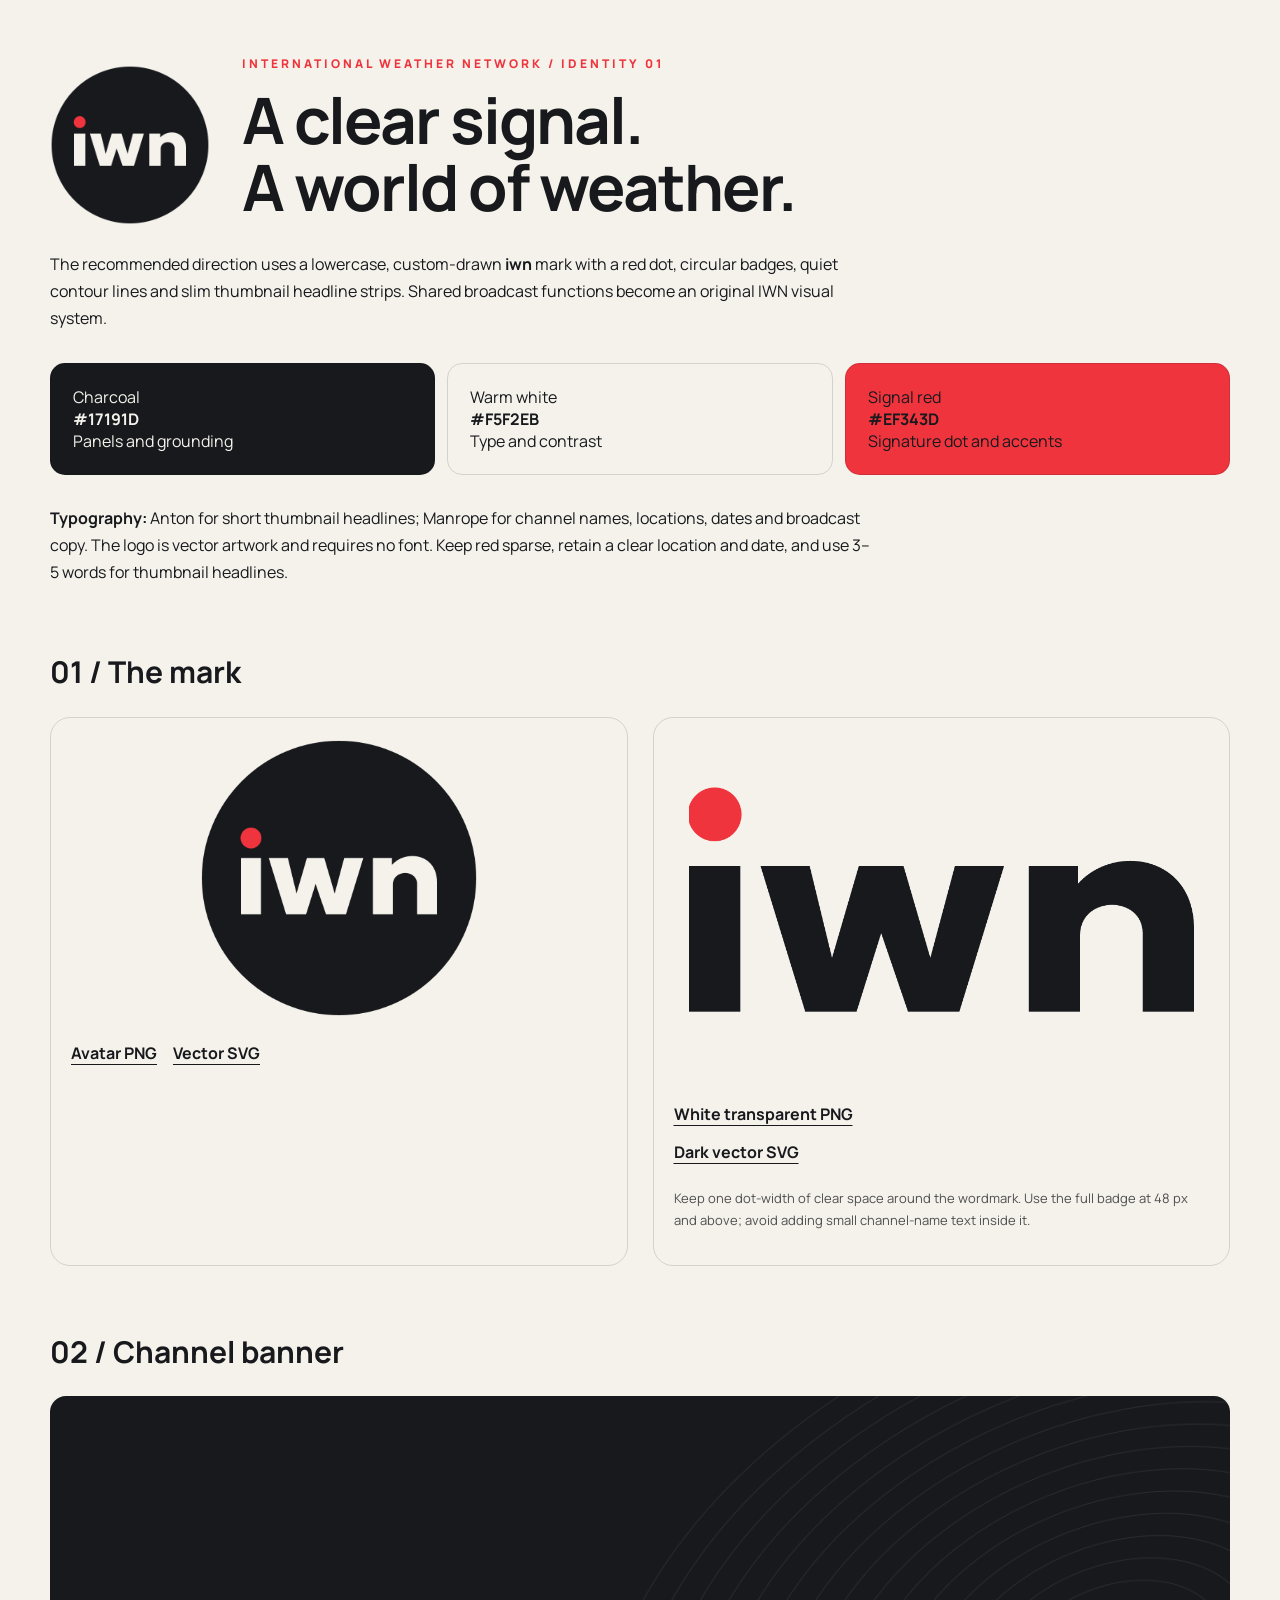
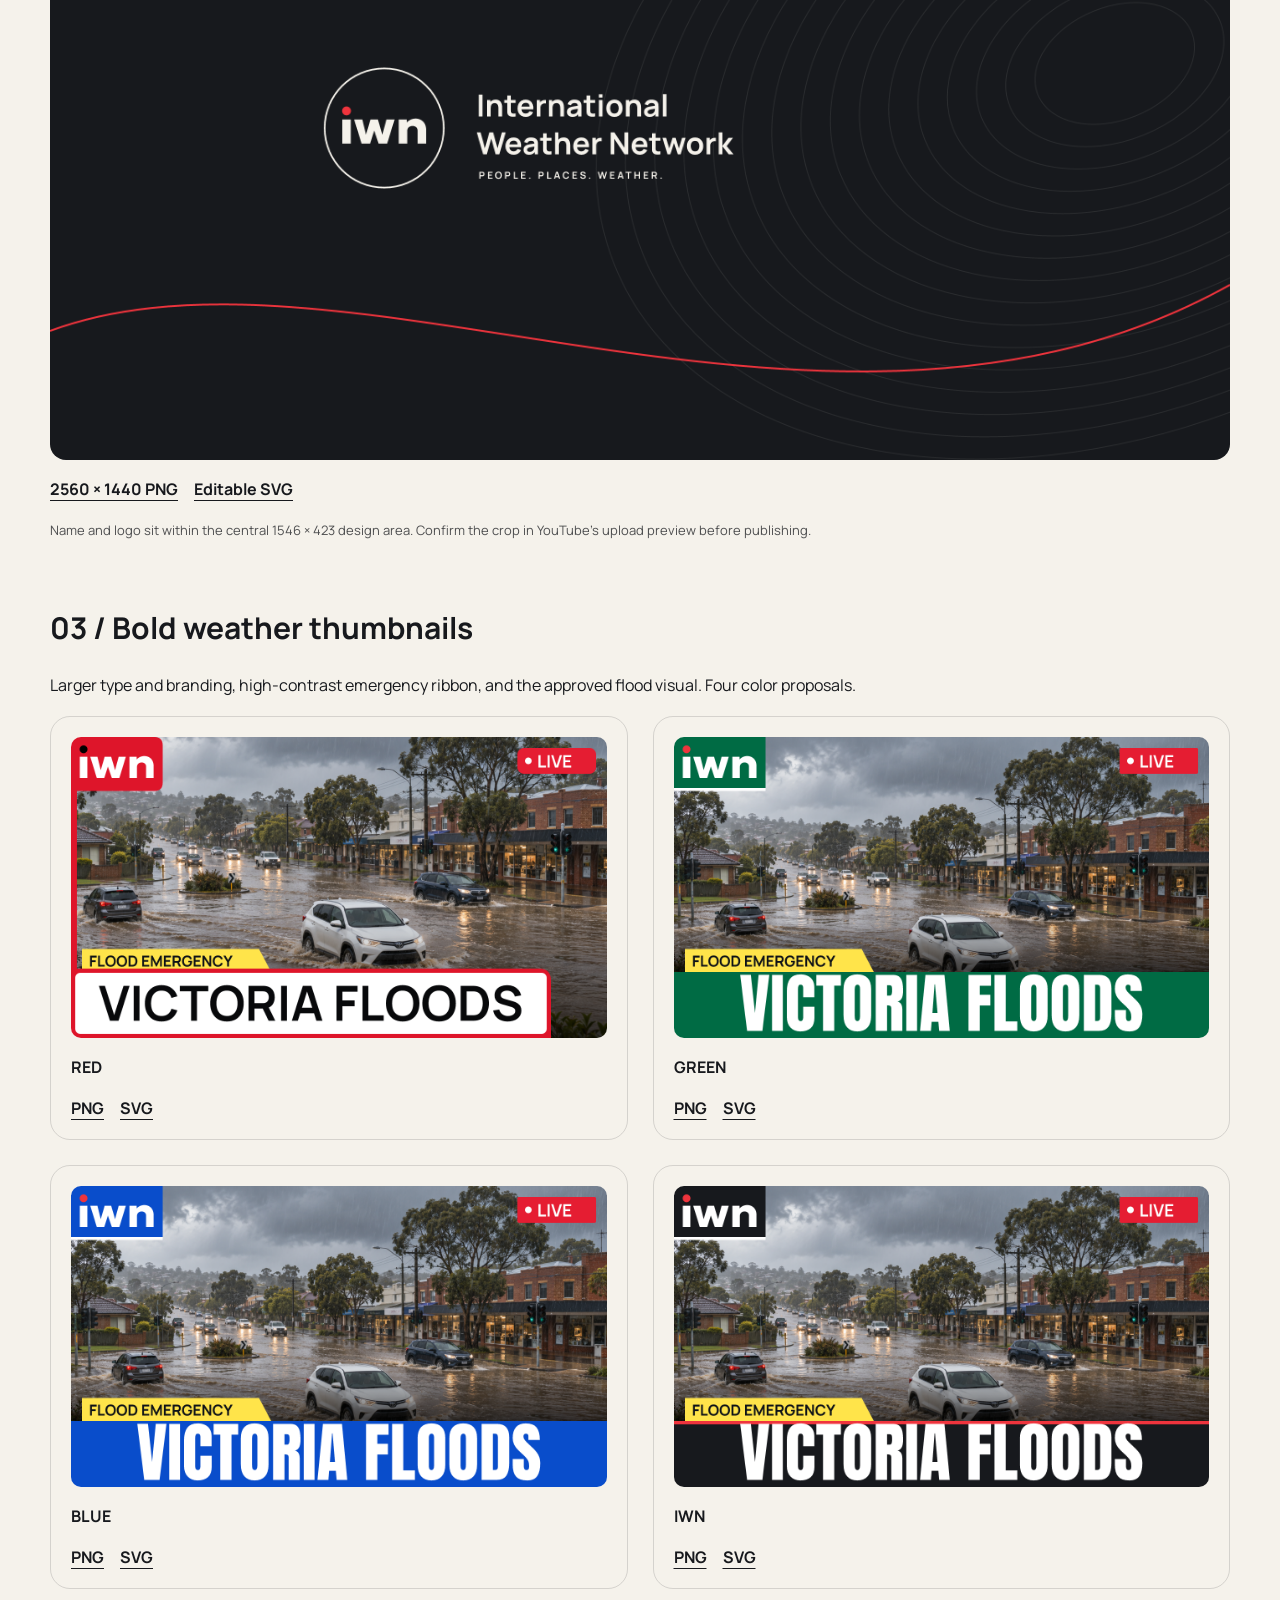
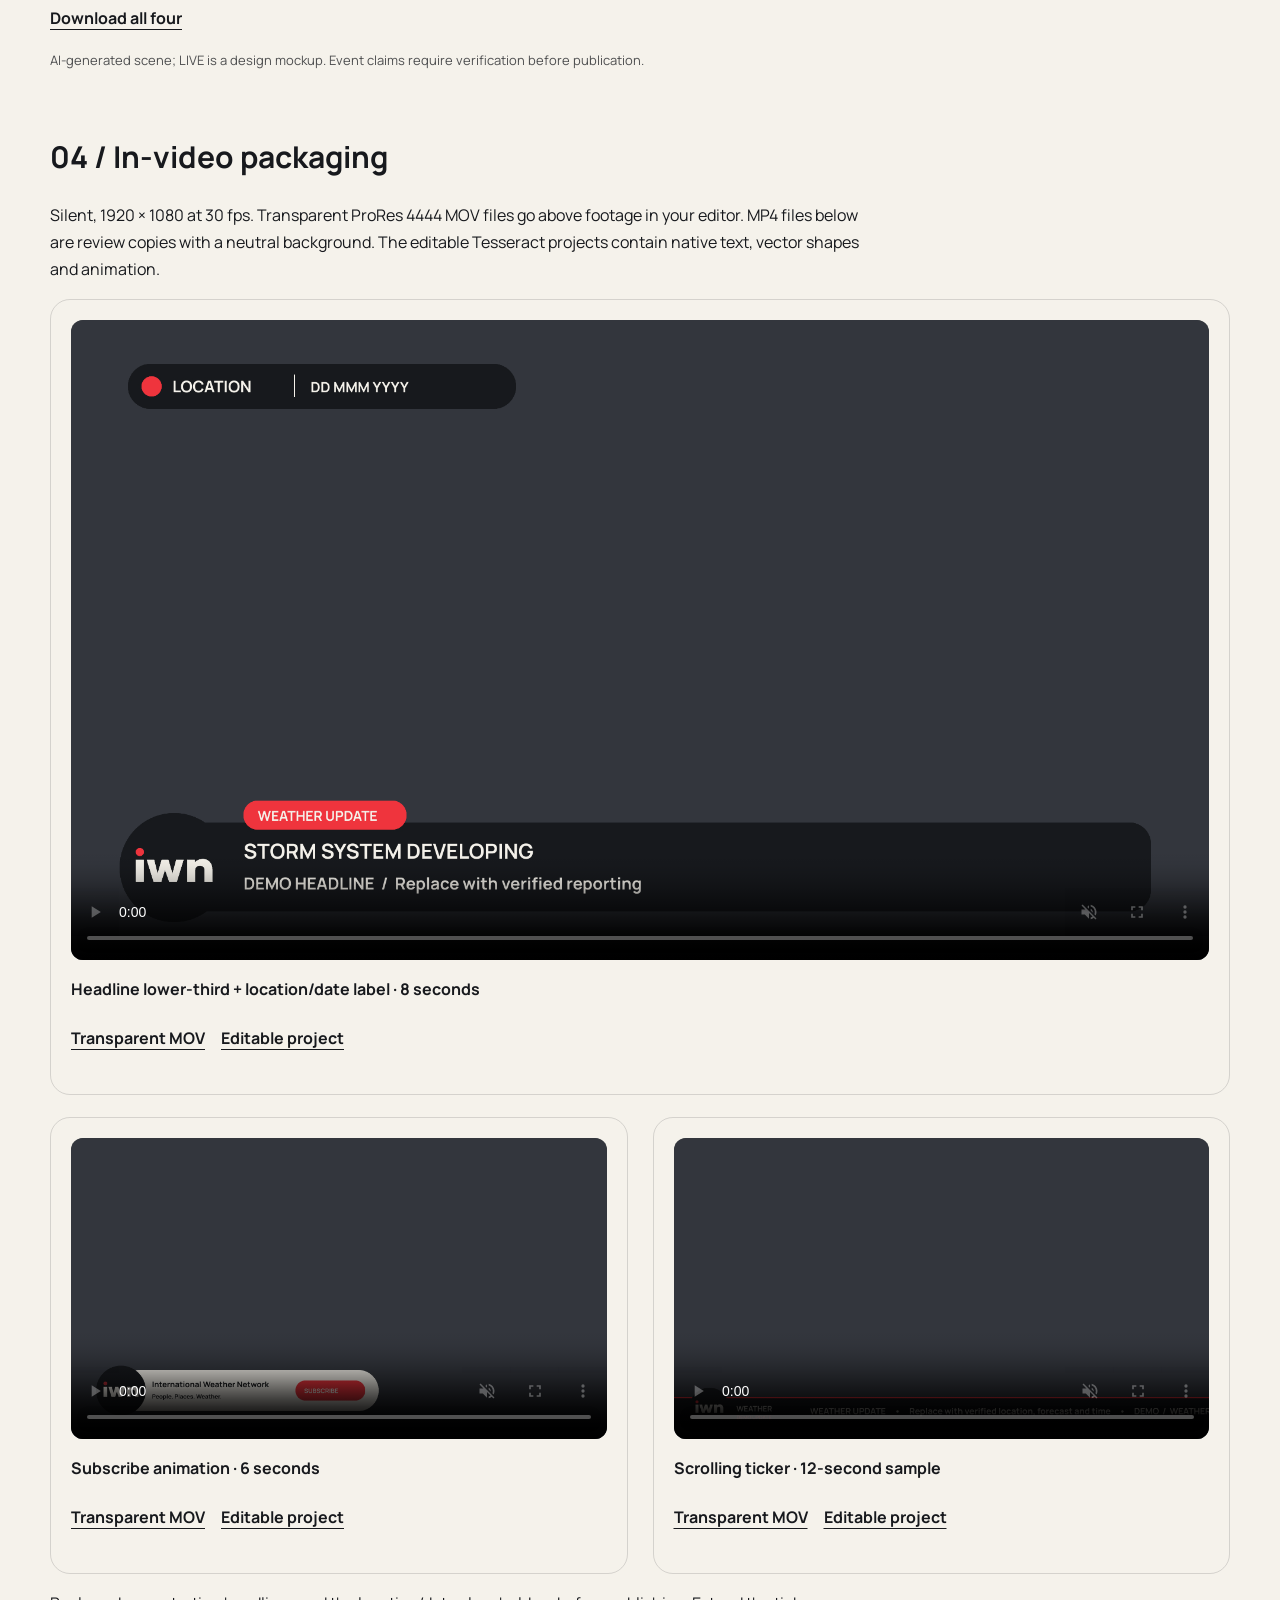
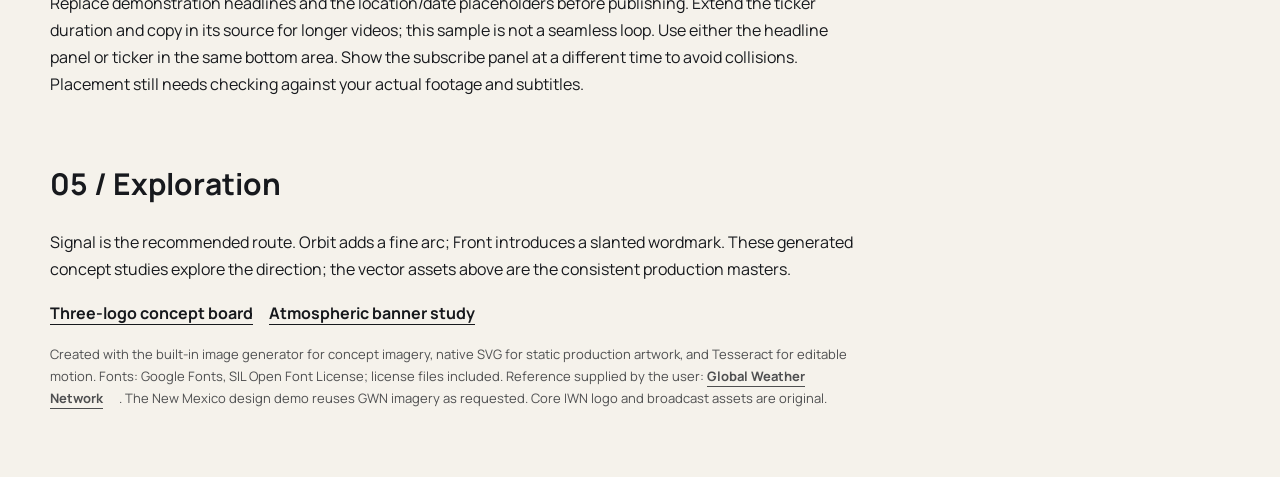
<file: iwn-brand-kit/index.html>
<!doctype html><html lang="en"><meta charset="utf-8"><meta name="viewport" content="width=device-width, initial-scale=1"><title>IWN — Identity & Broadcast Kit</title>
<style>@font-face{font-family:Manrope;src:url('fonts/Manrope.ttf')}*{box-sizing:border-box}body{margin:0;background:#F5F2EB;color:#17191D;font-family:Manrope,Arial,sans-serif}main{max-width:1250px;margin:auto;padding:55px 35px}header{display:flex;align-items:center;gap:32px}header img{width:160px}h1{font-size:clamp(32px,5vw,66px);line-height:1.04;letter-spacing:-2px;margin:15px 0}h2{font-size:30px;margin-top:65px}p{max-width:820px;line-height:1.7}.eyebrow{font-size:12px;letter-spacing:3px;color:#EF343D;font-weight:800}.grid{display:grid;grid-template-columns:repeat(2,1fr);gap:25px}.card{border:1px solid #17191D25;padding:20px;border-radius:20px;overflow:hidden}img,video{max-width:100%;display:block}video{width:100%;border-radius:12px;background:#717571}.card img{border-radius:10px}a{color:inherit;text-underline-offset:5px;margin-right:16px;font-weight:700}.swatches{display:flex;gap:12px;margin:30px 0}.swatch{padding:22px;border:1px solid #17191D25;border-radius:15px;flex:1}.small{font-size:13px;opacity:.75}.banner{border-radius:16px;width:100%}.downloads{line-height:2.4}.checker{background:repeating-conic-gradient(#ddd 0% 25%,#eee 0% 50%) 50%/20px 20px}@media(max-width:700px){.grid{grid-template-columns:1fr}header{display:block}.swatches{display:block}.swatch{margin-bottom:10px}}
</style><main>
<header><img src="logo-avatar.png" alt="IWN circular logo with red i dot"><div><div class="eyebrow">INTERNATIONAL WEATHER NETWORK / IDENTITY 01</div><h1>A clear signal.<br>A world of weather.</h1></div></header>
<p>The recommended direction uses a lowercase, custom-drawn <b>iwn</b> mark with a red dot, circular badges, quiet contour lines and slim thumbnail headline strips. Shared broadcast functions become an original IWN visual system.</p>
<div class="swatches"><div class="swatch" style="background:#17191D;color:#F5F2EB">Charcoal<br><b>#17191D</b><br>Panels and grounding</div><div class="swatch">Warm white<br><b>#F5F2EB</b><br>Type and contrast</div><div class="swatch" style="background:#EF343D;color:#17191D">Signal red<br><b>#EF343D</b><br>Signature dot and accents</div></div>
<p><b>Typography:</b> Anton for short thumbnail headlines; Manrope for channel names, locations, dates and broadcast copy. The logo is vector artwork and requires no font. Keep red sparse, retain a clear location and date, and use 3–5 words for thumbnail headlines.</p>
<h2>01 / The mark</h2><div class="grid"><div class="card"><img src="logo-avatar.png" style="max-height:280px;margin:auto"><p class="downloads"><a href="logo-avatar.png" download>Avatar PNG</a><a href="logo-avatar.svg" download>Vector SVG</a></p></div><div class="card"><img src="logo-dark-transparent.png" style="padding:45px 15px"><p class="downloads"><a href="logo-white-transparent.png" download>White transparent PNG</a><br><a href="logo-dark-transparent.svg" download>Dark vector SVG</a></p><p class="small">Keep one dot-width of clear space around the wordmark. Use the full badge at 48 px and above; avoid adding small channel-name text inside it.</p></div></div>
<h2>02 / Channel banner</h2><img class="banner" src="channel-banner-2560x1440.png"><p><a href="channel-banner-2560x1440.png" download>2560 × 1440 PNG</a><a href="channel-banner-2560x1440.svg" download>Editable SVG</a></p><p class="small">Name and logo sit within the central 1546 × 423 design area. Confirm the crop in YouTube’s upload preview before publishing.</p>
<h2 id="thumbnails">03 / Bold weather thumbnails</h2><p>Larger type and branding, high-contrast emergency ribbon, and the approved flood visual. Four color proposals.</p><div class="grid"><div class="card"><img src="thumbnails-impact/red.png" alt="IWN RED bold flood thumbnail"><p><b>RED</b></p><a href="thumbnails-impact/red.png" download>PNG</a><a href="thumbnails-impact/red.svg" download>SVG</a></div><div class="card"><img src="thumbnails-impact/green.png" alt="IWN GREEN bold flood thumbnail"><p><b>GREEN</b></p><a href="thumbnails-impact/green.png" download>PNG</a><a href="thumbnails-impact/green.svg" download>SVG</a></div><div class="card"><img src="thumbnails-impact/blue.png" alt="IWN BLUE bold flood thumbnail"><p><b>BLUE</b></p><a href="thumbnails-impact/blue.png" download>PNG</a><a href="thumbnails-impact/blue.svg" download>SVG</a></div><div class="card"><img src="thumbnails-impact/iwn.png" alt="IWN IWN bold flood thumbnail"><p><b>IWN</b></p><a href="thumbnails-impact/iwn.png" download>PNG</a><a href="thumbnails-impact/iwn.svg" download>SVG</a></div></div><p><a href="thumbnails-impact/IWN-bold-thumbnails.zip" download>Download all four</a></p><p class="small">AI-generated scene; LIVE is a design mockup. Event claims require verification before publication.</p>
<h2>04 / In-video packaging</h2><p>Silent, 1920 × 1080 at 30 fps. Transparent ProRes 4444 MOV files go above footage in your editor. MP4 files below are review copies with a neutral background. The editable Tesseract projects contain native text, vector shapes and animation.</p>
<div class="card"><video controls loop muted playsinline src="motion/broadcast-preview.mp4" poster="previews/broadcast-on-34383D.png"></video><p><b>Headline lower-third + location/date label · 8 seconds</b></p><p class="downloads"><a href="motion/broadcast-transparent.mov" download>Transparent MOV</a><a href="motion/broadcast.tsrct" download>Editable project</a></p></div><br>
<div class="grid"><div class="card"><video controls loop muted playsinline src="motion/subscribe-preview.mp4" poster="previews/subscribe-on-34383D.png"></video><p><b>Subscribe animation · 6 seconds</b></p><p class="downloads"><a href="motion/subscribe-transparent.mov" download>Transparent MOV</a><a href="motion/subscribe.tsrct" download>Editable project</a></p></div><div class="card"><video controls loop muted playsinline src="motion/ticker-preview.mp4" poster="previews/ticker-on-34383D.png"></video><p><b>Scrolling ticker · 12-second sample</b></p><p class="downloads"><a href="motion/ticker-transparent.mov" download>Transparent MOV</a><a href="motion/ticker.tsrct" download>Editable project</a></p></div></div>
<p>Replace demonstration headlines and the location/date placeholders before publishing. Extend the ticker duration and copy in its source for longer videos; this sample is not a seamless loop. Use either the headline panel or ticker in the same bottom area. Show the subscribe panel at a different time to avoid collisions. Placement still needs checking against your actual footage and subtitles.</p>
<h2>05 / Exploration</h2><p>Signal is the recommended route. Orbit adds a fine arc; Front introduces a slanted wordmark. These generated concept studies explore the direction; the vector assets above are the consistent production masters.</p><p><a href="identity-concepts.png">Three-logo concept board</a><a href="banner-atmospheric-concept.png">Atmospheric banner study</a></p>
<p class="small">Created with the built-in image generator for concept imagery, native SVG for static production artwork, and Tesseract for editable motion. Fonts: Google Fonts, SIL Open Font License; license files included. Reference supplied by the user: <a href="https://www.youtube.com/@GlobalWeather-Network">Global Weather Network</a>. The New Mexico design demo reuses GWN imagery as requested. Core IWN logo and broadcast assets are original.</p>
</main></html>
</file>
